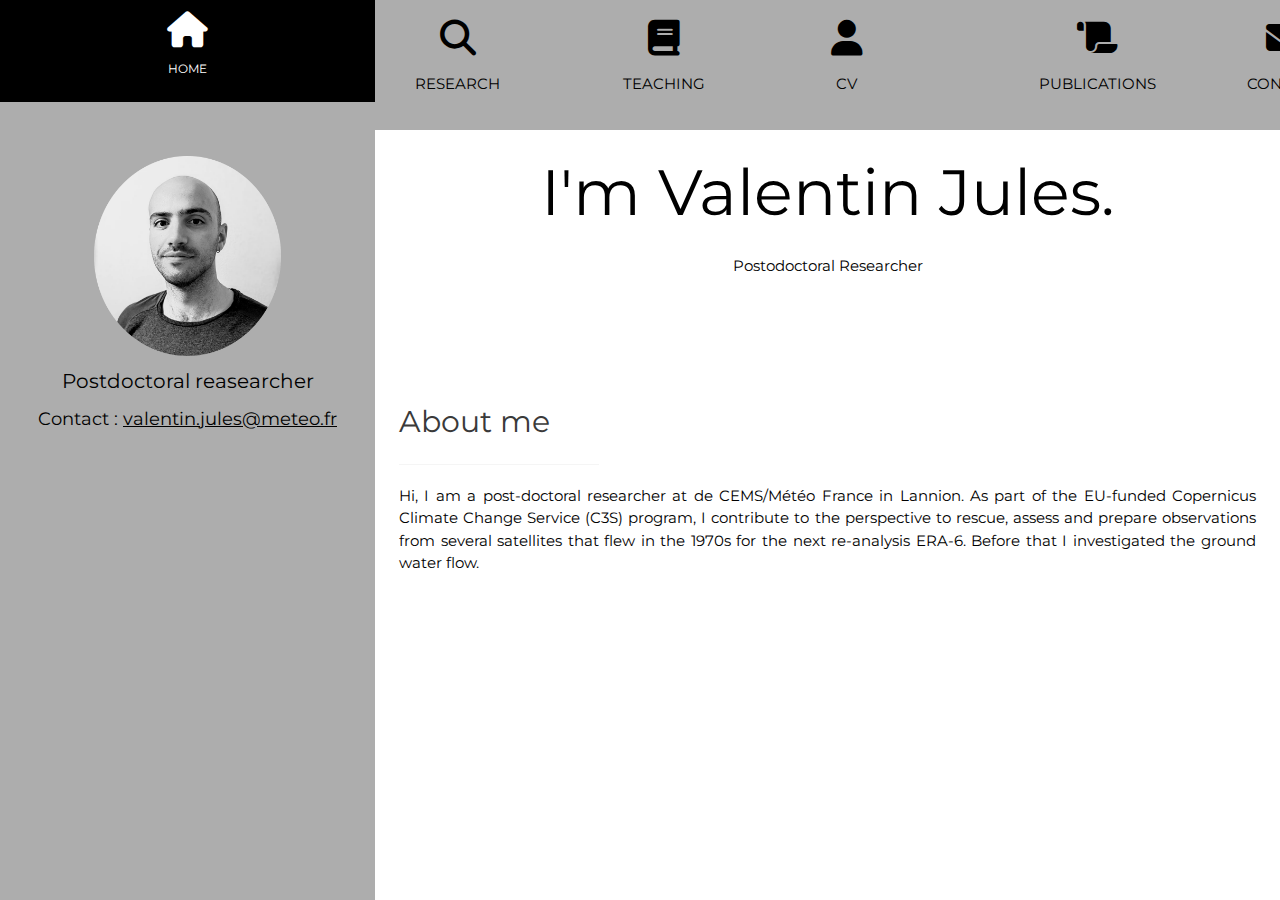
<file: index.html>
<!DOCTYPE html>
<html>
<head>
<title>Valentin Jules</title>
<meta charset="UTF-8">
<meta name="viewport" content="width=device-width, initial-scale=1">
<link rel="stylesheet" href="https://www.w3schools.com/w3css/4/w3.css">
<link rel="stylesheet" href="https://fonts.googleapis.com/css?family=Montserrat">
<link rel="stylesheet" href="https://cdnjs.cloudflare.com/ajax/libs/font-awesome/6.2.0/css/all.min.css">
<style>
body, h1,h2,h3,h4,h5,h6 {font-family: "Montserrat", sans-serif}
.w3-row-padding img {margin-bottom: 12px}
.w3-top {background: #adadad;}
/* Set the width of the sidebar to 120px */
.w3-sidebar {width: 375px;background: #adadad;}
/* Add a left margin to the "page content" that matches the width of the sidebar (120px) */
#main {margin-left: 375px}
/* Remove margins from "page content" on small screens */
@media only screen and (max-width: 600px) {#main {margin-left: 0}}
</style>
</head>
<body>

<!-- Icon Bar (Sidebar - hidden on small screens) -->
<div class="w3-sidebar w3-bar-block w3-small w3-hide-small w3-center">
  <a href="./index.html" class="w3-bar-item w3-button w3-padding-large w3-hover-black">
    <i class="fa fa-home w3-xxlarge"></i>
    <p>HOME</p>
  </a>
  <br>
  <br>
  <br>
  <img src="./images/valentin_2.png" alt="This is me" style="width:50%">
  <h4> Postdoctoral reasearcher </h4>
  <h5> Contact : <a href="mailto:valentin.jules@meteo.fr">valentin.jules@meteo.fr</a></h5>
</div>


<!-- Links (sit on top) -->
<div class="w3-top" id ="main">
  <div class="w3-row w3-padding">
    <!-- <div class="w3-col s3">
      <a href="#" class="w3-button w3-block">Valentin Jules</a>
    </div> -->
    <div class="w3-col s2">
      <a href="files/research.html" class="w3-bar-item w3-button w3-padding-large w3-hover-black">
        <i class="fa fa-search w3-xxlarge"></i>
        <p>RESEARCH</p>
      </a>
    </div>
    <div class="w3-col s2">
      <a href="files/teaching.html" class="w3-bar-item w3-button w3-padding-large w3-hover-black">
        <i class="fa fa-book w3-xxlarge"></i>
        <p>TEACHING</p>
      </a>
    </div>
    <div class="w3-col s2">
      <a href="files/cv.html" class="w3-bar-item w3-button w3-padding-large w3-hover-black">
        <i class="fa fa-user w3-xxlarge"></i>
        <p>CV</p>
      </a>
    </div>
    <div class="w3-col s2">
      <a href="files/publications.html" class="w3-bar-item w3-button w3-padding-large w3-hover-black">
        <i class="fa fa-scroll w3-xxlarge"></i>
        <p>PUBLICATIONS</p>
      </a>
    </div>
    <div class="w3-col s2">
      <a href="files/contact.html" class="w3-bar-item w3-button w3-padding-large w3-hover-black">
        <i class="fa fa-envelope w3-xxlarge"></i>
        <p>CONTACT</p>
      </a>
    </div>
  </div>
</div>

<!-- Page Content -->
<div class="w3-padding-large" id="main">
  <!-- Header/Home -->
  <header class="w3-container w3-padding-32 w3-center " id="home">
    <br>
    <br>
    <br>
    <br>
    <h2 class="w3-jumbo"><span class="w3-hide-small">I'm</span> Valentin Jules.</h2>
    <p>Postodoctoral Researcher</p>
  </header>

  <!-- About Section -->
  <div class="w3-content w3-justify w3-padding-64" id="about">
    <h2 class="w3-text-dark-grey">About me</h2>
    <hr style="width:200px" class="w3-opacity">
    <p>
      Hi, I am a post-doctoral researcher at de CEMS/Météo France in Lannion.
      As part of the EU-funded Copernicus Climate Change Service (C3S) program, I contribute to the perspective to rescue, assess and prepare observations from several satellites that flew in the 1970s for the next re-analysis ERA-6.

      Before that I investigated the ground water flow.
      
    </p>
    <!-- <p class="w3-wide">Photography</p>
    <div class="w3-white">
      <div class="w3-dark-grey" style="height:28px;width:95%"></div>
    </div> -->



  <!-- End About Section -->
  </div>


<!-- END PAGE CONTENT -->
</div>

</body>
</html>
</file>
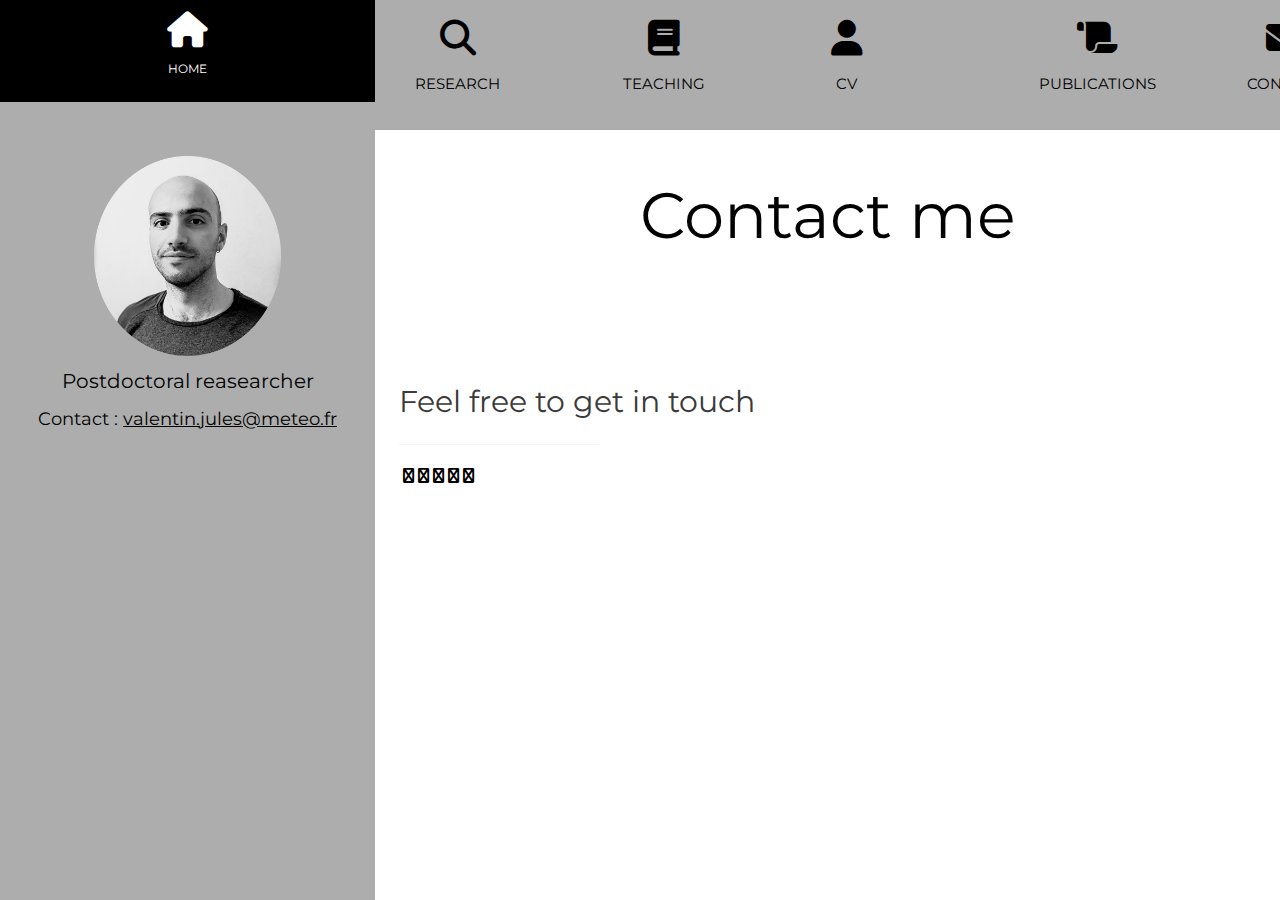
<file: files/contact.html>
<!DOCTYPE html>
<html>
<head>
<title>Valentin Jules</title>
<meta charset="UTF-8">
<meta name="viewport" content="width=device-width, initial-scale=1">
<link rel="stylesheet" href="https://www.w3schools.com/w3css/4/w3.css">
<link rel="stylesheet" href="https://fonts.googleapis.com/css?family=Montserrat">
<link rel="stylesheet" href="https://cdnjs.cloudflare.com/ajax/libs/font-awesome/6.2.0/css/all.min.css">
<style>
body, h1,h2,h3,h4,h5,h6 {font-family: "Montserrat", sans-serif}
.w3-row-padding img {margin-bottom: 12px}
.w3-top {background: #adadad;}
/* Set the width of the sidebar to 120px */
.w3-sidebar {width: 375px;background: #adadad;}
/* Add a left margin to the "page content" that matches the width of the sidebar (120px) */
#main {margin-left: 375px}
/* Remove margins from "page content" on small screens */
@media only screen and (max-width: 600px) {#main {margin-left: 0}}
</style>
</head>
<body>

<!-- Icon Bar (Sidebar - hidden on small screens) -->
<div class="w3-sidebar w3-bar-block w3-small w3-hide-small w3-center">
  <a href="../index.html" class="w3-bar-item w3-button w3-padding-large w3-hover-black">
    <i class="fa fa-home w3-xxlarge"></i>
    <p>HOME</p>
  </a>
  <br>
  <br>
  <br>
  <img src="../images/valentin_2.png" alt="This is me" style="width:50%">
  <h4> Postdoctoral reasearcher </h4>
  <h5> Contact : <a href="mailto:valentin.jules@meteo.fr">valentin.jules@meteo.fr</a></h5>
</div>


<!-- Links (sit on top) -->
<div class="w3-top" id ="main">
  <div class="w3-row w3-padding">
    <!-- <div class="w3-col s3">
      <a href="#" class="w3-button w3-block">Valentin Jules</a>
    </div> -->
    <div class="w3-col s2">
      <a href="research.html" class="w3-bar-item w3-button w3-padding-large w3-hover-black">
        <i class="fa fa-search w3-xxlarge"></i>
        <p>RESEARCH</p>
      </a>
    </div>
    <div class="w3-col s2">
      <a href="teaching.html" class="w3-bar-item w3-button w3-padding-large w3-hover-black">
        <i class="fa fa-book w3-xxlarge"></i>
        <p>TEACHING</p>
      </a>
    </div>
    <div class="w3-col s2">
      <a href="cv.html" class="w3-bar-item w3-button w3-padding-large w3-hover-black">
        <i class="fa fa-user w3-xxlarge"></i>
        <p>CV</p>
      </a>
    </div>
    <div class="w3-col s2">
      <a href="publications.html" class="w3-bar-item w3-button w3-padding-large w3-hover-black">
        <i class="fa fa-scroll w3-xxlarge"></i>
        <p>PUBLICATIONS</p>
      </a>
    </div>
    <div class="w3-col s2">
      <a href="contact.html" class="w3-bar-item w3-button w3-padding-large w3-hover-black">
        <i class="fa fa-envelope w3-xxlarge"></i>
        <p>CONTACT</p>
      </a>
    </div>
  </div>
</div>

<!-- Page Content -->
<div class="w3-padding-large" id="main">
  <!-- Header/Home -->
  <header class="w3-container w3-padding-32 w3-center " id="home">
    <br>
    <br>
    <br>
    <br>
    <br>
    <h1 class="w3-jumbo"> Contact me </h1>

  </header>

  <!-- About Section -->
  <div class="w3-content w3-justify w3-padding-64" id="about">
    <h2 class="w3-text-dark-grey">Feel free to get in touch</h2>
    <hr style="width:200px" class="w3-opacity">

    <i class="fa fa-facebook-official w3-hover-opacity"></i>
    <i class="fa fa-instagram w3-hover-opacity"></i>
    <i class="fa fa-snapchat w3-hover-opacity"></i>
    <i class="fa fa-pinterest-p w3-hover-opacity"></i>
    <i class="fa fa-twitter w3-hover-opacity"></i>
    <i class="fa fa-linkedin w3-hover-opacity"></i>





  <!-- End About Section -->
  </div>



<!-- END PAGE CONTENT -->
</div>

</body>
</html>
</file>
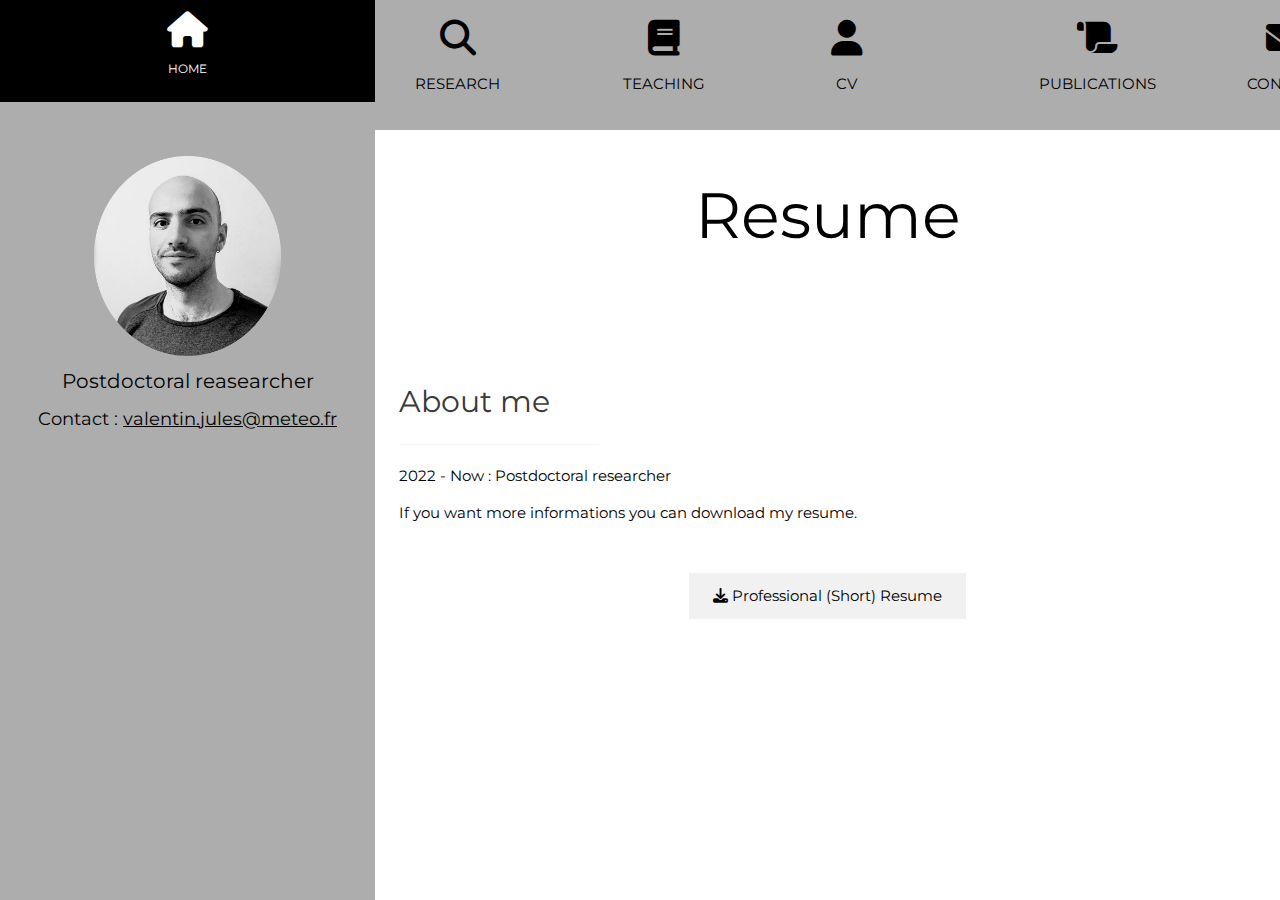
<file: files/cv.html>
<!DOCTYPE html>
<html>
<head>
<title>Valentin Jules</title>
<meta charset="UTF-8">
<meta name="viewport" content="width=device-width, initial-scale=1">
<link rel="stylesheet" href="https://www.w3schools.com/w3css/4/w3.css">
<link rel="stylesheet" href="https://fonts.googleapis.com/css?family=Montserrat">
<link rel="stylesheet" href="https://cdnjs.cloudflare.com/ajax/libs/font-awesome/6.2.0/css/all.min.css">
<style>
body, h1,h2,h3,h4,h5,h6 {font-family: "Montserrat", sans-serif}
.w3-row-padding img {margin-bottom: 12px}
.w3-top {background: #adadad;}
/* Set the width of the sidebar to 120px */
.w3-sidebar {width: 375px;background: #adadad;}
/* Add a left margin to the "page content" that matches the width of the sidebar (120px) */
#main {margin-left: 375px}
/* Remove margins from "page content" on small screens */
@media only screen and (max-width: 600px) {#main {margin-left: 0}}
</style>
</head>
<body>

<!-- Icon Bar (Sidebar - hidden on small screens) -->
<div class="w3-sidebar w3-bar-block w3-small w3-hide-small w3-center">
  <a href="../index.html" class="w3-bar-item w3-button w3-padding-large w3-hover-black">
    <i class="fa fa-home w3-xxlarge"></i>
    <p>HOME</p>
  </a>
  <br>
  <br>
  <br>
  <img src="../images/valentin_2.png" alt="This is me" style="width:50%">
  <h4> Postdoctoral reasearcher </h4>
  <h5> Contact : <a href="mailto:valentin.jules@meteo.fr">valentin.jules@meteo.fr</a></h5>
</div>


<!-- Links (sit on top) -->
<div class="w3-top" id ="main">
  <div class="w3-row w3-padding">
    <!-- <div class="w3-col s3">
      <a href="#" class="w3-button w3-block">Valentin Jules</a>
    </div> -->
    <div class="w3-col s2">
      <a href="research.html" class="w3-bar-item w3-button w3-padding-large w3-hover-black">
        <i class="fa fa-search w3-xxlarge"></i>
        <p>RESEARCH</p>
      </a>
    </div>
    <div class="w3-col s2">
      <a href="teaching.html" class="w3-bar-item w3-button w3-padding-large w3-hover-black">
        <i class="fa fa-book w3-xxlarge"></i>
        <p>TEACHING</p>
      </a>
    </div>
    <div class="w3-col s2">
      <a href="cv.html" class="w3-bar-item w3-button w3-padding-large w3-hover-black">
        <i class="fa fa-user w3-xxlarge"></i>
        <p>CV</p>
      </a>
    </div>
    <div class="w3-col s2">
      <a href="publications.html" class="w3-bar-item w3-button w3-padding-large w3-hover-black">
        <i class="fa fa-scroll w3-xxlarge"></i>
        <p>PUBLICATIONS</p>
      </a>
    </div>
    <div class="w3-col s2">
      <a href="contact.html" class="w3-bar-item w3-button w3-padding-large w3-hover-black">
        <i class="fa fa-envelope w3-xxlarge"></i>
        <p>CONTACT</p>
      </a>
    </div>
  </div>
</div>

<!-- Page Content -->
<div class="w3-padding-large" id="main">
  <!-- Header/Home -->
  <header class="w3-container w3-padding-32 w3-center " id="home">
    <br>
    <br>
    <br>
    <br>
    <br>
    <h1 class="w3-jumbo"> Resume </h1>

  </header>

  <!-- About Section -->
  <div class="w3-content w3-justify w3-padding-64" id="about">
    <h2 class="w3-text-dark-grey">About me</h2>
    <hr style="width:200px" class="w3-opacity">
    <p>
      2022 - Now : Postdoctoral researcher
    </p>


    
    <!-- <p class="w3-wide">Photography</p>
    <div class="w3-white">
      <div class="w3-dark-grey" style="height:28px;width:95%"></div>
    </div> -->

    If you want more informations you can download my resume.
      <header class="w3-container w3-padding-32 w3-center " >
        <a href='files/resume.pdf' target='new'><button class="w3-button w3-light-grey w3-padding-large w3-section">
            <i class="fa fa-download"></i> Professional (Short) Resume
          </button>
        </a>
      </header>

  <!-- End About Section -->
  </div>



<!-- END PAGE CONTENT -->
</div>

</body>
</html>
</file>
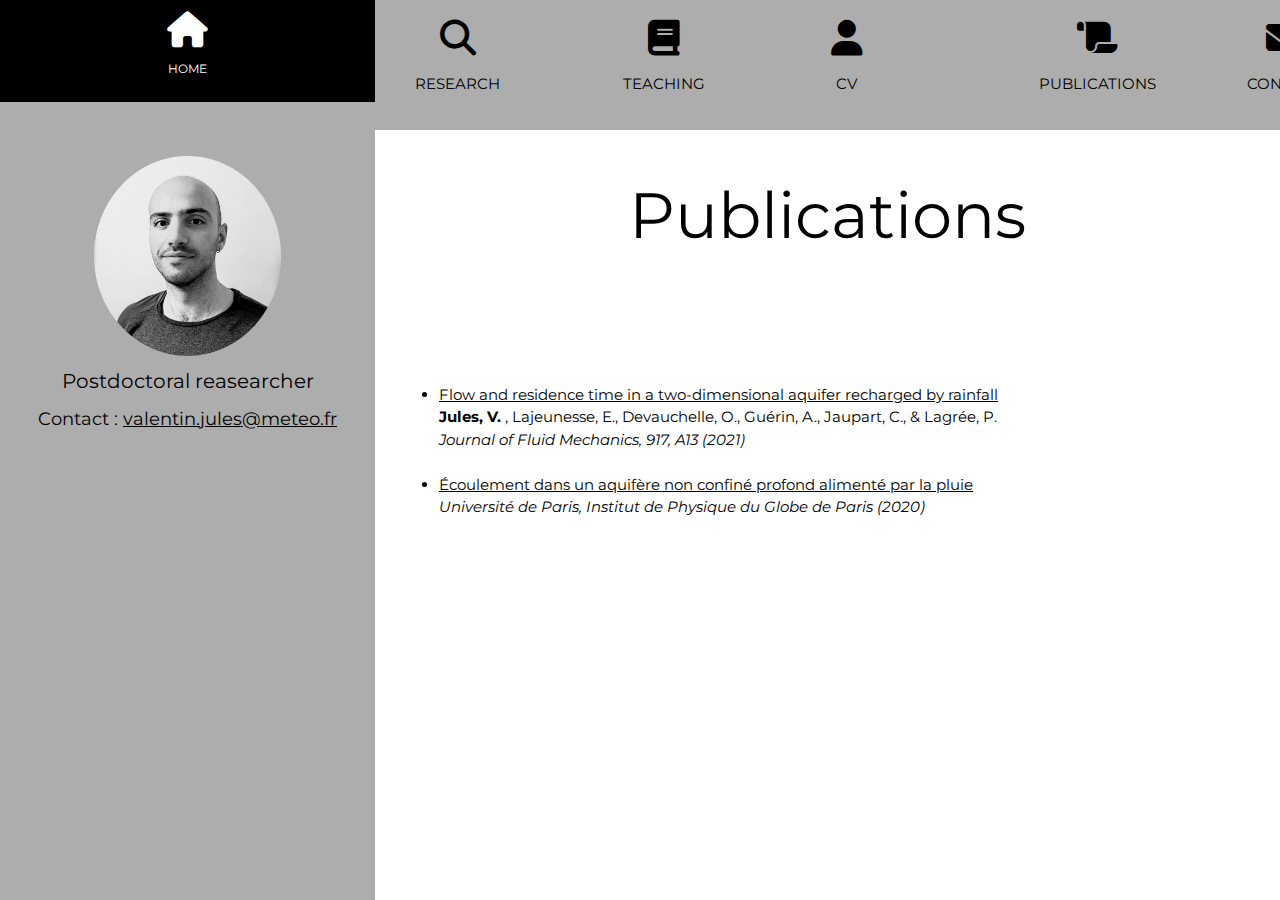
<file: files/publications.html>
<!DOCTYPE html>
<html>
<head>
<title>Valentin Jules</title>
<meta charset="UTF-8">
<meta name="viewport" content="width=device-width, initial-scale=1">
<link rel="stylesheet" href="https://www.w3schools.com/w3css/4/w3.css">
<link rel="stylesheet" href="https://fonts.googleapis.com/css?family=Montserrat">
<link rel="stylesheet" href="https://cdnjs.cloudflare.com/ajax/libs/font-awesome/6.2.0/css/all.min.css">
<style>
body, h1,h2,h3,h4,h5,h6 {font-family: "Montserrat", sans-serif}
.w3-row-padding img {margin-bottom: 12px}
.w3-top {background: #adadad;}
/* Set the width of the sidebar to 120px */
.w3-sidebar {width: 375px;background: #adadad;}
/* Add a left margin to the "page content" that matches the width of the sidebar (120px) */
#main {margin-left: 375px}
/* Remove margins from "page content" on small screens */
@media only screen and (max-width: 600px) {#main {margin-left: 0}}
</style>
</head>
<body>

<!-- Icon Bar (Sidebar - hidden on small screens) -->
<div class="w3-sidebar w3-bar-block w3-small w3-hide-small w3-center">
  <a href="../index.html" class="w3-bar-item w3-button w3-padding-large w3-hover-black">
    <i class="fa fa-home w3-xxlarge"></i>
    <p>HOME</p>
  </a>
  <br>
  <br>
  <br>
  <img src="../images/valentin_2.png" alt="This is me" style="width:50%">
  <h4> Postdoctoral reasearcher </h4>
  <h5> Contact : <a href="mailto:valentin.jules@meteo.fr">valentin.jules@meteo.fr</a></h5>
</div>


<!-- Links (sit on top) -->
<div class="w3-top" id ="main">
  <div class="w3-row w3-padding">
    <!-- <div class="w3-col s3">
      <a href="#" class="w3-button w3-block">Valentin Jules</a>
    </div> -->
    <div class="w3-col s2">
      <a href="research.html" class="w3-bar-item w3-button w3-padding-large w3-hover-black">
        <i class="fa fa-search w3-xxlarge"></i>
        <p>RESEARCH</p>
      </a>
    </div>
    <div class="w3-col s2">
      <a href="teaching.html" class="w3-bar-item w3-button w3-padding-large w3-hover-black">
        <i class="fa fa-book w3-xxlarge"></i>
        <p>TEACHING</p>
      </a>
    </div>
    <div class="w3-col s2">
      <a href="cv.html" class="w3-bar-item w3-button w3-padding-large w3-hover-black">
        <i class="fa fa-user w3-xxlarge"></i>
        <p>CV</p>
      </a>
    </div>
    <div class="w3-col s2">
      <a href="publications.html" class="w3-bar-item w3-button w3-padding-large w3-hover-black">
        <i class="fa fa-scroll w3-xxlarge"></i>
        <p>PUBLICATIONS</p>
      </a>
    </div>
    <div class="w3-col s2">
      <a href="contact.html" class="w3-bar-item w3-button w3-padding-large w3-hover-black">
        <i class="fa fa-envelope w3-xxlarge"></i>
        <p>CONTACT</p>
      </a>
    </div>
  </div>
</div>

<!-- Page Content -->
<div class="w3-padding-large" id="main">
  <!-- Header/Home -->
  <header class="w3-container w3-padding-32 w3-center " id="home">
    <br>
    <br>
    <br>
    <br>
    <br>
    <h1 class="w3-jumbo"> Publications</h1>

  </header>

  <!-- About Section -->
  <div class="w3-content w3-justify w3-padding-64" id="about">
    <ul reversed class='publication-list'>
      <li>
        <a href="https://doi.org/10.1017/jfm.2021.221" target="_blank"> Flow and residence time in a two-dimensional aquifer recharged by rainfall </a>
      <br>  <b> Jules, V. </b>, Lajeunesse, E., Devauchelle, O., Guérin, A., Jaupart, C., & Lagrée, P.
      <br> <i>  Journal of Fluid Mechanics, 917, A13 (2021) </i>
      </li>
      <br>

      <li> <a href="files/TheseValentinJules.pdf" target="_blank"> Écoulement dans un aquifère non confiné profond alimenté par la pluie </a>
      <br> <i> Université de Paris, Institut de Physique du Globe de Paris (2020) </i>
      </li>

    </ul>


  <!-- End About Section -->
  </div>


<!-- END PAGE CONTENT -->
</div>

</body>
</html>
</file>
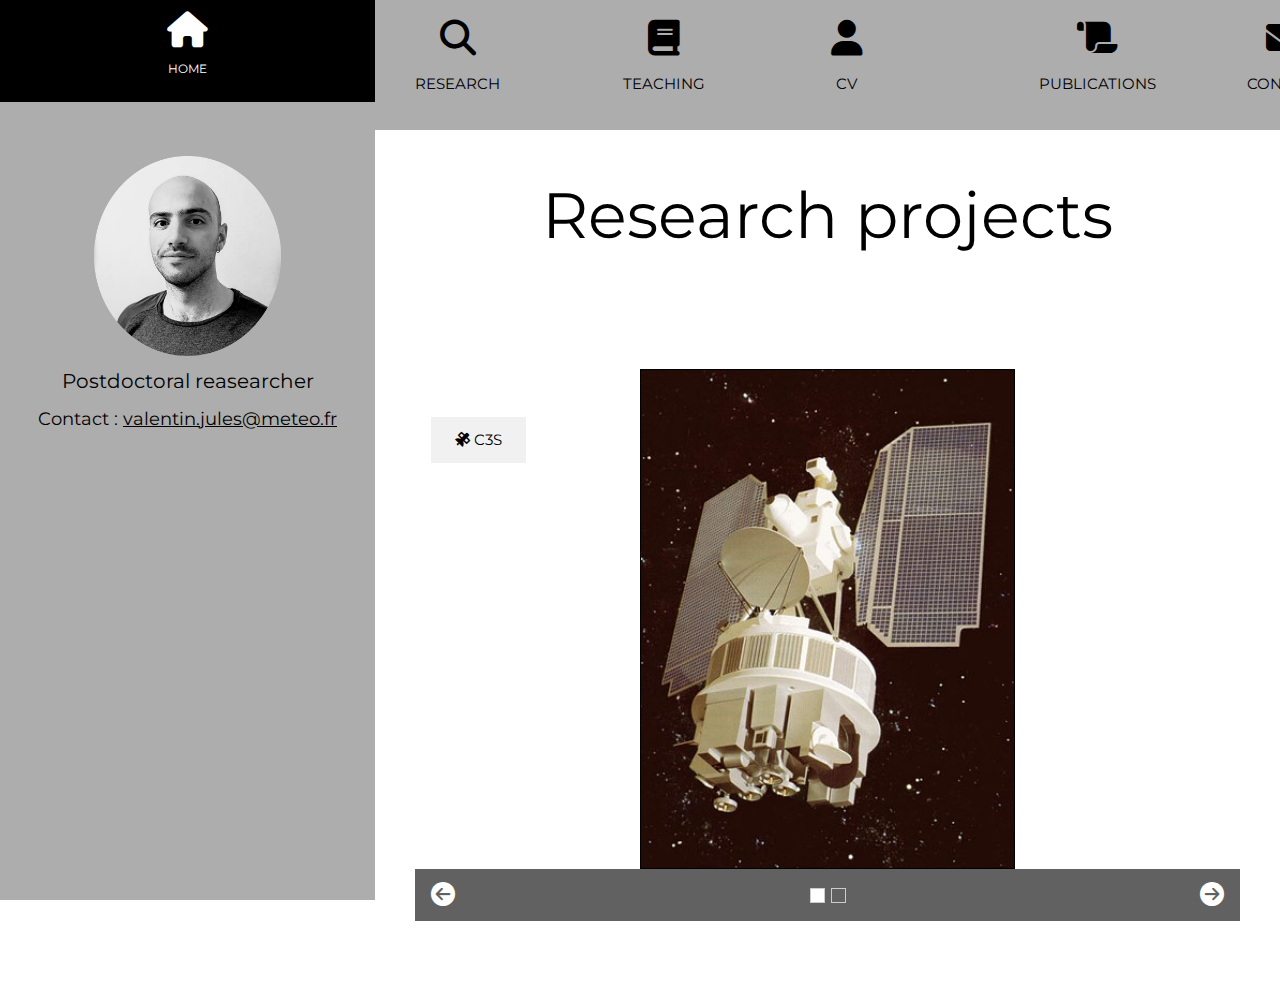
<file: files/research.html>
<!DOCTYPE html>
<html>
<head>
<title>Valentin Jules</title>
<meta charset="UTF-8">
<meta name="viewport" content="width=device-width, initial-scale=1">
<link rel="stylesheet" href="https://www.w3schools.com/w3css/4/w3.css">
<link rel="stylesheet" href="https://fonts.googleapis.com/css?family=Montserrat">
<link rel="stylesheet" href="https://cdnjs.cloudflare.com/ajax/libs/font-awesome/6.2.0/css/all.min.css">
<style>
body, h1,h2,h3,h4,h5,h6 {font-family: "Montserrat", sans-serif}
.w3-row-padding img {margin-bottom: 12px}
.w3-top {background: #adadad;}
/* Set the width of the sidebar to 120px */
.w3-sidebar {width: 375px;background: #adadad;}
/* Add a left margin to the "page content" that matches the width of the sidebar (120px) */
#main {margin-left: 375px}
/* Remove margins from "page content" on small screens */
@media only screen and (max-width: 600px) {#main {margin-left: 0}}
.mySlides {display:none}
.w3-tag, .fa {cursor:pointer}
.w3-tag {height:15px;width:15px;padding:0;margin-top:6px}
</style>
</head>
<body>

<!-- Icon Bar (Sidebar - hidden on small screens) -->
<div class="w3-sidebar w3-bar-block w3-small w3-hide-small w3-center">
  <a href="../index.html" class="w3-bar-item w3-button w3-padding-large w3-hover-black">
    <i class="fa fa-home w3-xxlarge"></i>
    <p>HOME</p>
  </a>
  <br>
  <br>
  <br>
  <img src="../images/valentin_2.png" alt="This is me" style="width:50%">
  <h4> Postdoctoral reasearcher </h4>
  <h5> Contact : <a href="mailto:valentin.jules@meteo.fr">valentin.jules@meteo.fr</a></h5>
</div>


<!-- Links (sit on top) -->
<div class="w3-top" id ="main">
  <div class="w3-row w3-padding">
    <!-- <div class="w3-col s3">
      <a href="#" class="w3-button w3-block">Valentin Jules</a>
    </div> -->
    <div class="w3-col s2">
      <a href="research.html" class="w3-bar-item w3-button w3-padding-large w3-hover-black">
        <i class="fa fa-search w3-xxlarge"></i>
        <p>RESEARCH</p>
      </a>
    </div>
    <div class="w3-col s2">
      <a href="teaching.html" class="w3-bar-item w3-button w3-padding-large w3-hover-black">
        <i class="fa fa-book w3-xxlarge"></i>
        <p>TEACHING</p>
      </a>
    </div>
    <div class="w3-col s2">
      <a href="cv.html" class="w3-bar-item w3-button w3-padding-large w3-hover-black">
        <i class="fa fa-user w3-xxlarge"></i>
        <p>CV</p>
      </a>
    </div>
    <div class="w3-col s2">
      <a href="publications.html" class="w3-bar-item w3-button w3-padding-large w3-hover-black">
        <i class="fa fa-scroll w3-xxlarge"></i>
        <p>PUBLICATIONS</p>
      </a>
    </div>
    <div class="w3-col s2">
      <a href="contact.html" class="w3-bar-item w3-button w3-padding-large w3-hover-black">
        <i class="fa fa-envelope w3-xxlarge"></i>
        <p>CONTACT</p>
      </a>
    </div>
  </div>
</div>

<!-- Page Content -->
<div class="w3-padding-large" id="main">
  <!-- Header/Home -->
  <header class="w3-container w3-padding-32 w3-center " id="home">
    <br>
    <br>
    <br>
    <br>
    <br>
    <h1 class="w3-jumbo"> Research projects</h1>

  </header>

  <!-- About Section -->
  <div class="w3-content w3-justify w3-padding-64" id="about">

    <!-- Slideshow -->
     <div class="w3-container">
       <div class="w3-display-container mySlides w3-center ">
         <img src="./Recherches/C3S/Nimbus_rendering.jpg" style="height:500px">
         <div class="w3-display-topleft w3-container w3-padding-32">
           <a href='./Recherches/AG/index.html' target='new'>
             <button class="w3-button w3-light-grey w3-padding-large w3-section">
                <i class="fa fa-satellite"></i> C3S
              </button>
            </a>
         </div>
       </div>
       <div class="w3-display-container mySlides w3-center ">
         <img src="./Recherches/Aquifer/aquifer_experimental.png" style="height:500px">
         <div class="w3-display-topleft w3-container w3-padding-32">
           <a href='./Recherches/Aquifer/groundwater_flow.html'>
             <button class="w3-button w3-light-grey w3-padding-large w3-section">
                <i class="fa fa-droplet"></i> Aquifer
              </button>
            </a>
         </div>
       </div>
       <!-- <div class="w3-display-container mySlides">
         <img src="../images/Fig_streamlines.png" style="width:100%">
         <div class="w3-display-middle w3-container w3-padding-32">
           <span class="w3-white w3-padding-large w3-animate-bottom">Klorim tipsum</span>
         </div>
       </div> -->


       <!-- Slideshow next/previous buttons -->
       <div class="w3-container w3-dark-grey w3-padding w3-xlarge">
         <div class="w3-left" onclick="plusDivs(-1)"><i class="fa fa-arrow-circle-left w3-hover-text-teal"></i></div>
         <div class="w3-right" onclick="plusDivs(1)"><i class="fa fa-arrow-circle-right w3-hover-text-teal"></i></div>

         <div class="w3-center">
           <span class="w3-tag demodots w3-border w3-transparent w3-hover-white" onclick="currentDiv(1)"></span>
           <span class="w3-tag demodots w3-border w3-transparent w3-hover-white" onclick="currentDiv(2)"></span>
           <!-- <span class="w3-tag demodots w3-border w3-transparent w3-hover-white" onclick="currentDiv(3)"></span> -->
         </div>
       </div>
     </div>


  <!-- End About Section -->
  </div>



<!-- END PAGE CONTENT -->
</div>
<script>
// Slideshow
var slideIndex = 1;
showDivs(slideIndex);

function plusDivs(n) {
  showDivs(slideIndex += n);
}

function currentDiv(n) {
  showDivs(slideIndex = n);
}

function showDivs(n) {
  var i;
  var x = document.getElementsByClassName("mySlides");
  var dots = document.getElementsByClassName("demodots");
  if (n > x.length) {slideIndex = 1}
  if (n < 1) {slideIndex = x.length} ;
  for (i = 0; i < x.length; i++) {
    x[i].style.display = "none";
  }
  for (i = 0; i < dots.length; i++) {
    dots[i].className = dots[i].className.replace(" w3-white", "");
  }
  x[slideIndex-1].style.display = "block";
  dots[slideIndex-1].className += " w3-white";
}
</script>
</body>
</html>
</file>
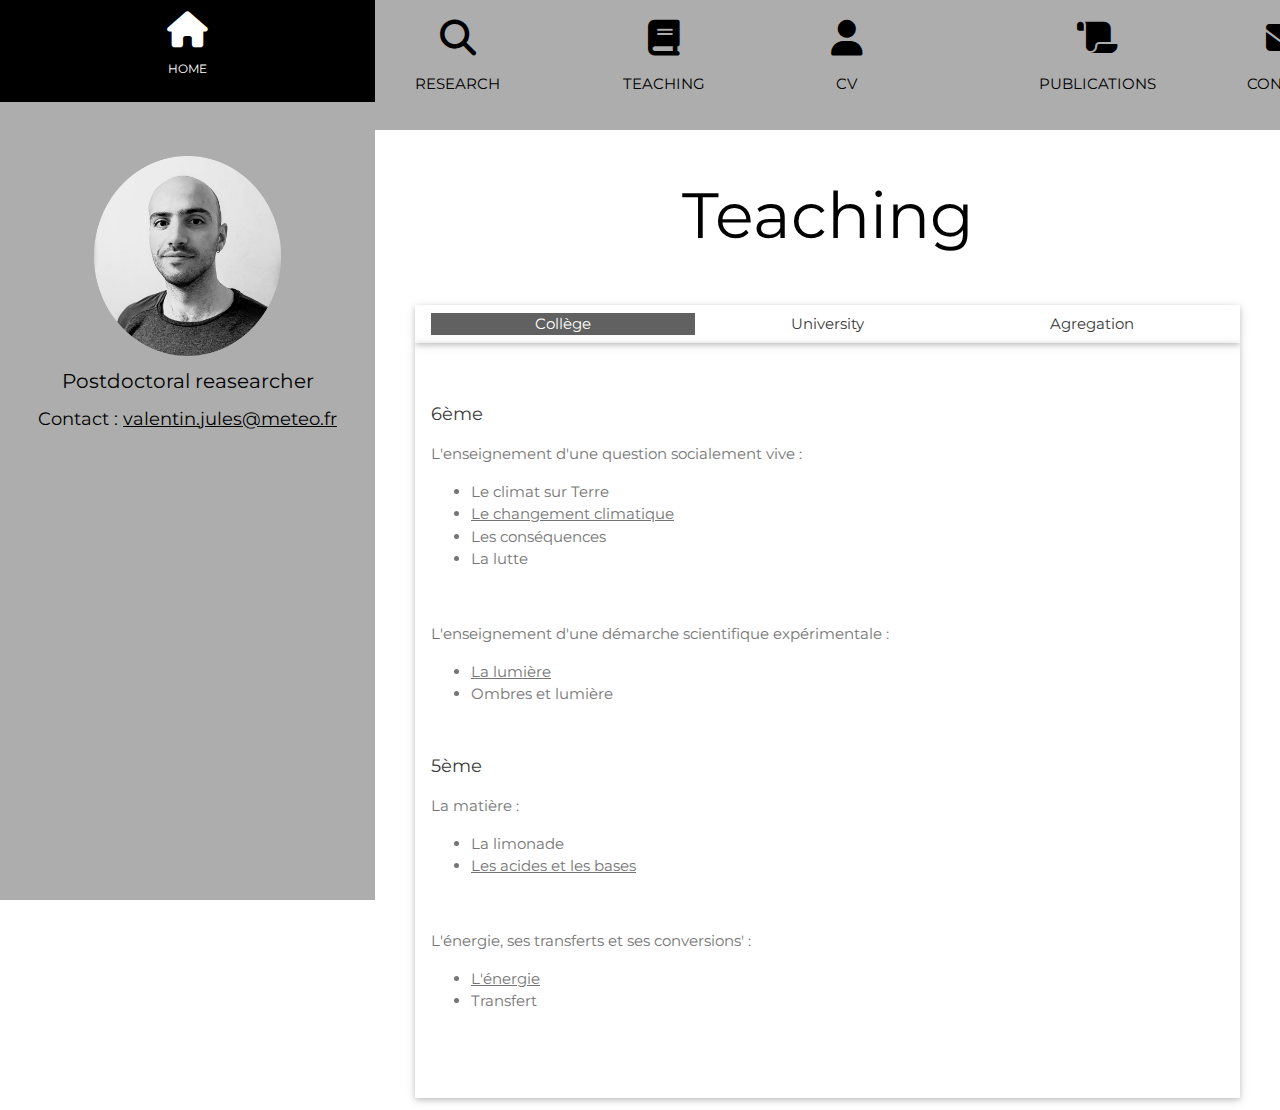
<file: files/teaching.html>
<!DOCTYPE html>
<html>
<head>
<title>Valentin Jules</title>
<meta charset="UTF-8">
<meta name="viewport" content="width=device-width, initial-scale=1">
<link rel="stylesheet" href="https://www.w3schools.com/w3css/4/w3.css">
<link rel="stylesheet" href="https://fonts.googleapis.com/css?family=Montserrat">
<link rel="stylesheet" href="https://cdnjs.cloudflare.com/ajax/libs/font-awesome/6.2.0/css/all.min.css">
<style>
body, h1,h2,h3,h4,h5,h6 {font-family: "Montserrat", sans-serif}
.w3-row-padding img {margin-bottom: 12px}
.w3-top {background: #adadad;}
/* Set the width of the sidebar to 120px */
.w3-sidebar {width: 375px;background: #adadad;}
/* Add a left margin to the "page content" that matches the width of the sidebar (120px) */
#main {margin-left: 375px}
/* Remove margins from "page content" on small screens */
@media only screen and (max-width: 600px) {#main {margin-left: 0}}

.menu {
  display: none;
}
</style>
</head>
<body>

<!-- Icon Bar (Sidebar - hidden on small screens) -->
<div class="w3-sidebar w3-bar-block w3-small w3-hide-small w3-center">
  <a href="../index.html" class="w3-bar-item w3-button w3-padding-large w3-hover-black">
    <i class="fa fa-home w3-xxlarge"></i>
    <p>HOME</p>
  </a>
  <br>
  <br>
  <br>
  <img src="../images/valentin_2.png" alt="This is me" style="width:50%">
  <h4> Postdoctoral reasearcher </h4>
  <h5> Contact : <a href="mailto:valentin.jules@meteo.fr">valentin.jules@meteo.fr</a></h5>
</div>


<!-- Links (sit on top) -->
<div class="w3-top" id ="main">
  <div class="w3-row w3-padding">
    <!-- <div class="w3-col s3">
      <a href="#" class="w3-button w3-block">Valentin Jules</a>
    </div> -->
    <div class="w3-col s2">
      <a href="research.html" class="w3-bar-item w3-button w3-padding-large w3-hover-black">
        <i class="fa fa-search w3-xxlarge"></i>
        <p>RESEARCH</p>
      </a>
    </div>
    <div class="w3-col s2">
      <a href="teaching.html" class="w3-bar-item w3-button w3-padding-large w3-hover-black">
        <i class="fa fa-book w3-xxlarge"></i>
        <p>TEACHING</p>
      </a>
    </div>
    <div class="w3-col s2">
      <a href="cv.html" class="w3-bar-item w3-button w3-padding-large w3-hover-black">
        <i class="fa fa-user w3-xxlarge"></i>
        <p>CV</p>
      </a>
    </div>
    <div class="w3-col s2">
      <a href="publications.html" class="w3-bar-item w3-button w3-padding-large w3-hover-black">
        <i class="fa fa-scroll w3-xxlarge"></i>
        <p>PUBLICATIONS</p>
      </a>
    </div>
    <div class="w3-col s2">
      <a href="contact.html" class="w3-bar-item w3-button w3-padding-large w3-hover-black">
        <i class="fa fa-envelope w3-xxlarge"></i>
        <p>CONTACT</p>
      </a>
    </div>
  </div>
</div>

<!-- Page Content -->
<div class="w3-padding-large" id="main">
  <!-- Header/Home -->
  <header class="w3-container w3-padding-32 w3-center " id="home">
    <br>
    <br>
    <br>
    <br>
    <br>
    <h1 class="w3-jumbo"> Teaching </h1>

  </header>

  <!-- Teaching Container -->
  <div class="w3-container w3-justify w3-text-dark-grey" id="teaching">
    <div class="w3-content" style="max-width:900px">

      <div class="w3-row w3-center w3-card w3-padding">
        <a href="javascript:void(0)" onclick="openMenu(event, 'College');" id="myLink">
          <div class="w3-col s4 tablink">Collège</div>
        </a>
        <a href="javascript:void(0)" onclick="openMenu(event, 'University');">
          <div class="w3-col s4 tablink">University</div>
        </a>
        <a href="javascript:void(0)" onclick="openMenu(event, 'Agregation');">
          <div class="w3-col s4 tablink">Agregation</div>
        </a>
      </div>


      <div id="College" class="w3-container menu w3-padding-48 w3-card">
        <h5>6ème</h5>
        <p class="w3-text-grey">
          L'enseignement d'une question socialement vive :<br>
          <ul class="w3-text-grey">
            <li> Le climat sur Terre </li>
            <li><a href="enseignement/6eme/activite_experimentale_changement climatique.pdf">Le changement climatique</a></li>
            <li> Les conséquences </li>
            <li> La lutte
          </ul>
        </p><br>
        <p class="w3-text-grey">
          L'enseignement d'une démarche scientifique expérimentale :<br>
          <ul class="w3-text-grey">
            <li><a href="enseignement/6eme/activite_experimentale_changement climatique.pdf">La lumière</a></li>
            <li> Ombres et lumière </li>
          </ul>
        </p><br>

        <h5>5ème</h5>
        <p class="w3-text-grey">
          La matière :<br>
          <ul class="w3-text-grey">
            <li> La limonade</li>
            <li><a href="enseignement/5eme/acide_base.pdf">Les acides et les bases</a></li>
          </ul>
        </p><br>

        <p class="w3-text-grey">
          L'énergie, ses transferts et ses conversions' :<br>
          <ul class="w3-text-grey">
            <li><a href="enseignement/5eme/energie.pdf">L'énergie</a></li>
            <li> Transfert </li>
          </ul>
        </p><br>

      </div>

      <div id="University" class="w3-container menu w3-padding-48 w3-card">
        <h5>Statistiques</h5>
        <p class="w3-text-grey">L1 & L3, Td et Tp sur python </p><br>

        <h5>Électromagnétisme</h5>
        <p class="w3-text-grey">Td en L2</p><br>

        <h5>Physique expérimentale</h5>
        <p class="w3-text-grey">Tp en L2</p><br>

      </div>

      <div id="Agregation" class="w3-container menu w3-padding-48 w3-card">

        <h5>Physique</h5>
      <br>
        <h5>Chimie</h5>
      <br>
        <h5>Questions scientifiques</h5>
        <p class="w3-text-grey">
          <a href="QuestionsScientifiques/ETR.html">L'ETR</a> <br>
        </p><br>


      </div>


    </div>
  </div>


<!-- END PAGE CONTENT -->
</div>

<script>
// Tabbed Menu
function openMenu(evt, menuName) {
  var i, x, tablinks;
  x = document.getElementsByClassName("menu");
  for (i = 0; i < x.length; i++) {
    x[i].style.display = "none";
  }
  tablinks = document.getElementsByClassName("tablink");
  for (i = 0; i < x.length; i++) {
    tablinks[i].className = tablinks[i].className.replace(" w3-dark-grey", "");
  }
  document.getElementById(menuName).style.display = "block";
  evt.currentTarget.firstElementChild.className += " w3-dark-grey";
}
document.getElementById("myLink").click();
</script>
</body>
</html>
</file>
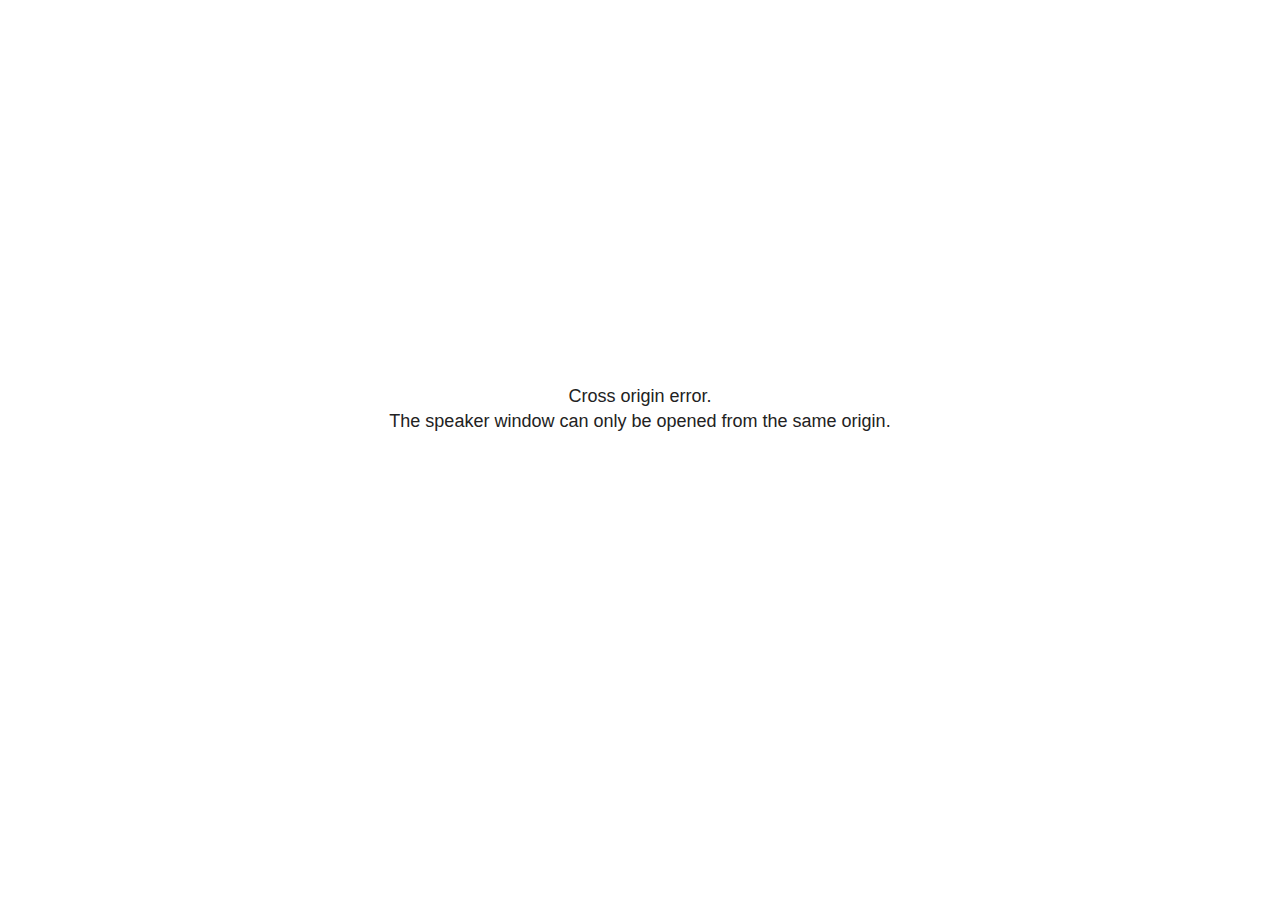
<file: files/Recherches/AG/reveal/plugin/notes/speaker-view.html>
<!--
	NOTE: You need to build the notes plugin after making changes to this file.
-->
<html lang="en">
	<head>
		<meta charset="utf-8">

		<title>reveal.js - Speaker View</title>

		<style>
			body {
				font-family: Helvetica;
				font-size: 18px;
			}

			#current-slide,
			#upcoming-slide,
			#speaker-controls {
				padding: 6px;
				box-sizing: border-box;
				-moz-box-sizing: border-box;
			}

			#current-slide iframe,
			#upcoming-slide iframe {
				width: 100%;
				height: 100%;
				border: 1px solid #ddd;
			}

			#current-slide .label,
			#upcoming-slide .label {
				position: absolute;
				top: 10px;
				left: 10px;
				z-index: 2;
			}

			#connection-status {
				position: absolute;
				top: 0;
				left: 0;
				width: 100%;
				height: 100%;
				z-index: 20;
				padding: 30% 20% 20% 20%;
				font-size: 18px;
				color: #222;
				background: #fff;
				text-align: center;
				box-sizing: border-box;
				line-height: 1.4;
			}

			.overlay-element {
				height: 34px;
				line-height: 34px;
				padding: 0 10px;
				text-shadow: none;
				background: rgba( 220, 220, 220, 0.8 );
				color: #222;
				font-size: 14px;
			}

			.overlay-element.interactive:hover {
				background: rgba( 220, 220, 220, 1 );
			}

			#current-slide {
				position: absolute;
				width: 60%;
				height: 100%;
				top: 0;
				left: 0;
				padding-right: 0;
			}

			#upcoming-slide {
				position: absolute;
				width: 40%;
				height: 40%;
				right: 0;
				top: 0;
			}

			/* Speaker controls */
			#speaker-controls {
				position: absolute;
				top: 40%;
				right: 0;
				width: 40%;
				height: 60%;
				overflow: auto;
				font-size: 18px;
			}

				.speaker-controls-time.hidden,
				.speaker-controls-notes.hidden {
					display: none;
				}

				.speaker-controls-time .label,
				.speaker-controls-pace .label,
				.speaker-controls-notes .label {
					text-transform: uppercase;
					font-weight: normal;
					font-size: 0.66em;
					color: #666;
					margin: 0;
				}

				.speaker-controls-time, .speaker-controls-pace {
					border-bottom: 1px solid rgba( 200, 200, 200, 0.5 );
					margin-bottom: 10px;
					padding: 10px 16px;
					padding-bottom: 20px;
					cursor: pointer;
				}

				.speaker-controls-time .reset-button {
					opacity: 0;
					float: right;
					color: #666;
					text-decoration: none;
				}
				.speaker-controls-time:hover .reset-button {
					opacity: 1;
				}

				.speaker-controls-time .timer,
				.speaker-controls-time .clock {
					width: 50%;
				}

				.speaker-controls-time .timer,
				.speaker-controls-time .clock,
				.speaker-controls-time .pacing .hours-value,
				.speaker-controls-time .pacing .minutes-value,
				.speaker-controls-time .pacing .seconds-value {
					font-size: 1.9em;
				}

				.speaker-controls-time .timer {
					float: left;
				}

				.speaker-controls-time .clock {
					float: right;
					text-align: right;
				}

				.speaker-controls-time span.mute {
					opacity: 0.3;
				}

				.speaker-controls-time .pacing-title {
					margin-top: 5px;
				}

				.speaker-controls-time .pacing.ahead {
					color: blue;
				}

				.speaker-controls-time .pacing.on-track {
					color: green;
				}

				.speaker-controls-time .pacing.behind {
					color: red;
				}

				.speaker-controls-notes {
					padding: 10px 16px;
				}

				.speaker-controls-notes .value {
					margin-top: 5px;
					line-height: 1.4;
					font-size: 1.2em;
				}

			/* Layout selector */
			#speaker-layout {
				position: absolute;
				top: 10px;
				right: 10px;
				color: #222;
				z-index: 10;
			}
				#speaker-layout select {
					position: absolute;
					width: 100%;
					height: 100%;
					top: 0;
					left: 0;
					border: 0;
					box-shadow: 0;
					cursor: pointer;
					opacity: 0;

					font-size: 1em;
					background-color: transparent;

					-moz-appearance: none;
					-webkit-appearance: none;
					-webkit-tap-highlight-color: rgba(0, 0, 0, 0);
				}

				#speaker-layout select:focus {
					outline: none;
					box-shadow: none;
				}

			.clear {
				clear: both;
			}

			/* Speaker layout: Wide */
			body[data-speaker-layout="wide"] #current-slide,
			body[data-speaker-layout="wide"] #upcoming-slide {
				width: 50%;
				height: 45%;
				padding: 6px;
			}

			body[data-speaker-layout="wide"] #current-slide {
				top: 0;
				left: 0;
			}

			body[data-speaker-layout="wide"] #upcoming-slide {
				top: 0;
				left: 50%;
			}

			body[data-speaker-layout="wide"] #speaker-controls {
				top: 45%;
				left: 0;
				width: 100%;
				height: 50%;
				font-size: 1.25em;
			}

			/* Speaker layout: Tall */
			body[data-speaker-layout="tall"] #current-slide,
			body[data-speaker-layout="tall"] #upcoming-slide {
				width: 45%;
				height: 50%;
				padding: 6px;
			}

			body[data-speaker-layout="tall"] #current-slide {
				top: 0;
				left: 0;
			}

			body[data-speaker-layout="tall"] #upcoming-slide {
				top: 50%;
				left: 0;
			}

			body[data-speaker-layout="tall"] #speaker-controls {
				padding-top: 40px;
				top: 0;
				left: 45%;
				width: 55%;
				height: 100%;
				font-size: 1.25em;
			}

			/* Speaker layout: Notes only */
			body[data-speaker-layout="notes-only"] #current-slide,
			body[data-speaker-layout="notes-only"] #upcoming-slide {
				display: none;
			}

			body[data-speaker-layout="notes-only"] #speaker-controls {
				padding-top: 40px;
				top: 0;
				left: 0;
				width: 100%;
				height: 100%;
				font-size: 1.25em;
			}

			@media screen and (max-width: 1080px) {
				body[data-speaker-layout="default"] #speaker-controls {
					font-size: 16px;
				}
			}

			@media screen and (max-width: 900px) {
				body[data-speaker-layout="default"] #speaker-controls {
					font-size: 14px;
				}
			}

			@media screen and (max-width: 800px) {
				body[data-speaker-layout="default"] #speaker-controls {
					font-size: 12px;
				}
			}

		</style>
	</head>

	<body>

		<div id="connection-status">Loading speaker view...</div>

		<div id="current-slide"></div>
		<div id="upcoming-slide"><span class="overlay-element label">Upcoming</span></div>
		<div id="speaker-controls">
			<div class="speaker-controls-time">
				<h4 class="label">Time <span class="reset-button">Click to Reset</span></h4>
				<div class="clock">
					<span class="clock-value">0:00 AM</span>
				</div>
				<div class="timer">
					<span class="hours-value">00</span><span class="minutes-value">:00</span><span class="seconds-value">:00</span>
				</div>
				<div class="clear"></div>

				<h4 class="label pacing-title" style="display: none">Pacing – Time to finish current slide</h4>
				<div class="pacing" style="display: none">
					<span class="hours-value">00</span><span class="minutes-value">:00</span><span class="seconds-value">:00</span>
				</div>
			</div>

			<div class="speaker-controls-notes hidden">
				<h4 class="label">Notes</h4>
				<div class="value"></div>
			</div>
		</div>
		<div id="speaker-layout" class="overlay-element interactive">
			<span class="speaker-layout-label"></span>
			<select class="speaker-layout-dropdown"></select>
		</div>

		<script>

			(function() {

				var notes,
					notesValue,
					currentState,
					currentSlide,
					upcomingSlide,
					layoutLabel,
					layoutDropdown,
					pendingCalls = {},
					lastRevealApiCallId = 0,
					connected = false

				var connectionStatus = document.querySelector( '#connection-status' );

				var SPEAKER_LAYOUTS = {
					'default': 'Default',
					'wide': 'Wide',
					'tall': 'Tall',
					'notes-only': 'Notes only'
				};

				setupLayout();

				let openerOrigin;

				try {
					openerOrigin = window.opener.location.origin;
				}
				catch ( error ) { console.warn( error ) }

				// In order to prevent XSS, the speaker view will only run if its
				// opener has the same origin as itself
				if( window.location.origin !== openerOrigin ) {
					connectionStatus.innerHTML = 'Cross origin error.<br>The speaker window can only be opened from the same origin.';
					return;
				}

				var connectionTimeout = setTimeout( function() {
					connectionStatus.innerHTML = 'Error connecting to main window.<br>Please try closing and reopening the speaker view.';
				}, 5000 );

				window.addEventListener( 'message', function( event ) {

					clearTimeout( connectionTimeout );
					connectionStatus.style.display = 'none';

					var data = JSON.parse( event.data );

					// The overview mode is only useful to the reveal.js instance
					// where navigation occurs so we don't sync it
					if( data.state ) delete data.state.overview;

					// Messages sent by the notes plugin inside of the main window
					if( data && data.namespace === 'reveal-notes' ) {
						if( data.type === 'connect' ) {
							handleConnectMessage( data );
						}
						else if( data.type === 'state' ) {
							handleStateMessage( data );
						}
						else if( data.type === 'return' ) {
							pendingCalls[data.callId](data.result);
							delete pendingCalls[data.callId];
						}
					}
					// Messages sent by the reveal.js inside of the current slide preview
					else if( data && data.namespace === 'reveal' ) {
						if( /ready/.test( data.eventName ) ) {
							// Send a message back to notify that the handshake is complete
							window.opener.postMessage( JSON.stringify({ namespace: 'reveal-notes', type: 'connected'} ), '*' );
						}
						else if( /slidechanged|fragmentshown|fragmenthidden|paused|resumed/.test( data.eventName ) && currentState !== JSON.stringify( data.state ) ) {

							dispatchStateToMainWindow( data.state );

						}
					}

				} );

				/**
				 * Updates the presentation in the main window to match the state
				 * of the presentation in the notes window.
				 */
				const dispatchStateToMainWindow = debounce(( state ) => {
					window.opener.postMessage( JSON.stringify({ method: 'setState', args: [ state ]} ), '*' );
				}, 500);

				/**
				 * Asynchronously calls the Reveal.js API of the main frame.
				 */
				function callRevealApi( methodName, methodArguments, callback ) {

					var callId = ++lastRevealApiCallId;
					pendingCalls[callId] = callback;
					window.opener.postMessage( JSON.stringify( {
						namespace: 'reveal-notes',
						type: 'call',
						callId: callId,
						methodName: methodName,
						arguments: methodArguments
					} ), '*' );

				}

				/**
				 * Called when the main window is trying to establish a
				 * connection.
				 */
				function handleConnectMessage( data ) {

					if( connected === false ) {
						connected = true;

						setupIframes( data );
						setupKeyboard();
						setupNotes();
						setupTimer();
						setupHeartbeat();
					}

				}

				/**
				 * Called when the main window sends an updated state.
				 */
				function handleStateMessage( data ) {

					// Store the most recently set state to avoid circular loops
					// applying the same state
					currentState = JSON.stringify( data.state );

					// No need for updating the notes in case of fragment changes
					if ( data.notes ) {
						notes.classList.remove( 'hidden' );
						notesValue.style.whiteSpace = data.whitespace;
						if( data.markdown ) {
							notesValue.innerHTML = marked( data.notes );
						}
						else {
							notesValue.innerHTML = data.notes;
						}
					}
					else {
						notes.classList.add( 'hidden' );
					}

					// Update the note slides
					currentSlide.contentWindow.postMessage( JSON.stringify({ method: 'setState', args: [ data.state ] }), '*' );
					upcomingSlide.contentWindow.postMessage( JSON.stringify({ method: 'setState', args: [ data.state ] }), '*' );
					upcomingSlide.contentWindow.postMessage( JSON.stringify({ method: 'next' }), '*' );

				}

				// Limit to max one state update per X ms
				handleStateMessage = debounce( handleStateMessage, 200 );

				/**
				 * Forward keyboard events to the current slide window.
				 * This enables keyboard events to work even if focus
				 * isn't set on the current slide iframe.
				 *
				 * Block F5 default handling, it reloads and disconnects
				 * the speaker notes window.
				 */
				function setupKeyboard() {

					document.addEventListener( 'keydown', function( event ) {
						if( event.keyCode === 116 || ( event.metaKey && event.keyCode === 82 ) ) {
							event.preventDefault();
							return false;
						}
						currentSlide.contentWindow.postMessage( JSON.stringify({ method: 'triggerKey', args: [ event.keyCode ] }), '*' );
					} );

				}

				/**
				 * Creates the preview iframes.
				 */
				function setupIframes( data ) {

					var params = [
						'receiver',
						'progress=false',
						'history=false',
						'transition=none',
						'autoSlide=0',
						'backgroundTransition=none'
					].join( '&' );

					var urlSeparator = /\?/.test(data.url) ? '&' : '?';
					var hash = '#/' + data.state.indexh + '/' + data.state.indexv;
					var currentURL = data.url + urlSeparator + params + '&postMessageEvents=true' + hash;
					var upcomingURL = data.url + urlSeparator + params + '&controls=false' + hash;

					currentSlide = document.createElement( 'iframe' );
					currentSlide.setAttribute( 'width', 1280 );
					currentSlide.setAttribute( 'height', 1024 );
					currentSlide.setAttribute( 'src', currentURL );
					document.querySelector( '#current-slide' ).appendChild( currentSlide );

					upcomingSlide = document.createElement( 'iframe' );
					upcomingSlide.setAttribute( 'width', 640 );
					upcomingSlide.setAttribute( 'height', 512 );
					upcomingSlide.setAttribute( 'src', upcomingURL );
					document.querySelector( '#upcoming-slide' ).appendChild( upcomingSlide );

				}

				/**
				 * Setup the notes UI.
				 */
				function setupNotes() {

					notes = document.querySelector( '.speaker-controls-notes' );
					notesValue = document.querySelector( '.speaker-controls-notes .value' );

				}

				/**
				 * We send out a heartbeat at all times to ensure we can
				 * reconnect with the main presentation window after reloads.
				 */
				function setupHeartbeat() {

					setInterval( () => {
						window.opener.postMessage( JSON.stringify({ namespace: 'reveal-notes', type: 'heartbeat'} ), '*' );
					}, 1000 );

				}

				function getTimings( callback ) {

					callRevealApi( 'getSlidesAttributes', [], function ( slideAttributes ) {
						callRevealApi( 'getConfig', [], function ( config ) {
							var totalTime = config.totalTime;
							var minTimePerSlide = config.minimumTimePerSlide || 0;
							var defaultTiming = config.defaultTiming;
							if ((defaultTiming == null) && (totalTime == null)) {
								callback(null);
								return;
							}
							// Setting totalTime overrides defaultTiming
							if (totalTime) {
								defaultTiming = 0;
							}
							var timings = [];
							for ( var i in slideAttributes ) {
								var slide = slideAttributes[ i ];
								var timing = defaultTiming;
								if( slide.hasOwnProperty( 'data-timing' )) {
									var t = slide[ 'data-timing' ];
									timing = parseInt(t);
									if( isNaN(timing) ) {
										console.warn("Could not parse timing '" + t + "' of slide " + i + "; using default of " + defaultTiming);
										timing = defaultTiming;
									}
								}
								timings.push(timing);
							}
							if ( totalTime ) {
								// After we've allocated time to individual slides, we summarize it and
								// subtract it from the total time
								var remainingTime = totalTime - timings.reduce( function(a, b) { return a + b; }, 0 );
								// The remaining time is divided by the number of slides that have 0 seconds
								// allocated at the moment, giving the average time-per-slide on the remaining slides
								var remainingSlides = (timings.filter( function(x) { return x == 0 }) ).length
								var timePerSlide = Math.round( remainingTime / remainingSlides, 0 )
								// And now we replace every zero-value timing with that average
								timings = timings.map( function(x) { return (x==0 ? timePerSlide : x) } );
							}
							var slidesUnderMinimum = timings.filter( function(x) { return (x < minTimePerSlide) } ).length
							if ( slidesUnderMinimum ) {
								message = "The pacing time for " + slidesUnderMinimum + " slide(s) is under the configured minimum of " + minTimePerSlide + " seconds. Check the data-timing attribute on individual slides, or consider increasing the totalTime or minimumTimePerSlide configuration options (or removing some slides).";
								alert(message);
							}
							callback( timings );
						} );
					} );

				}

				/**
				 * Return the number of seconds allocated for presenting
				 * all slides up to and including this one.
				 */
				function getTimeAllocated( timings, callback ) {

					callRevealApi( 'getSlidePastCount', [], function ( currentSlide ) {
						var allocated = 0;
						for (var i in timings.slice(0, currentSlide + 1)) {
							allocated += timings[i];
						}
						callback( allocated );
					} );

				}

				/**
				 * Create the timer and clock and start updating them
				 * at an interval.
				 */
				function setupTimer() {

					var start = new Date(),
					timeEl = document.querySelector( '.speaker-controls-time' ),
					clockEl = timeEl.querySelector( '.clock-value' ),
					hoursEl = timeEl.querySelector( '.hours-value' ),
					minutesEl = timeEl.querySelector( '.minutes-value' ),
					secondsEl = timeEl.querySelector( '.seconds-value' ),
					pacingTitleEl = timeEl.querySelector( '.pacing-title' ),
					pacingEl = timeEl.querySelector( '.pacing' ),
					pacingHoursEl = pacingEl.querySelector( '.hours-value' ),
					pacingMinutesEl = pacingEl.querySelector( '.minutes-value' ),
					pacingSecondsEl = pacingEl.querySelector( '.seconds-value' );

					var timings = null;
					getTimings( function ( _timings ) {

						timings = _timings;
						if (_timings !== null) {
							pacingTitleEl.style.removeProperty('display');
							pacingEl.style.removeProperty('display');
						}

						// Update once directly
						_updateTimer();

						// Then update every second
						setInterval( _updateTimer, 1000 );

					} );


					function _resetTimer() {

						if (timings == null) {
							start = new Date();
							_updateTimer();
						}
						else {
							// Reset timer to beginning of current slide
							getTimeAllocated( timings, function ( slideEndTimingSeconds ) {
								var slideEndTiming = slideEndTimingSeconds * 1000;
								callRevealApi( 'getSlidePastCount', [], function ( currentSlide ) {
									var currentSlideTiming = timings[currentSlide] * 1000;
									var previousSlidesTiming = slideEndTiming - currentSlideTiming;
									var now = new Date();
									start = new Date(now.getTime() - previousSlidesTiming);
									_updateTimer();
								} );
							} );
						}

					}

					timeEl.addEventListener( 'click', function() {
						_resetTimer();
						return false;
					} );

					function _displayTime( hrEl, minEl, secEl, time) {

						var sign = Math.sign(time) == -1 ? "-" : "";
						time = Math.abs(Math.round(time / 1000));
						var seconds = time % 60;
						var minutes = Math.floor( time / 60 ) % 60 ;
						var hours = Math.floor( time / ( 60 * 60 )) ;
						hrEl.innerHTML = sign + zeroPadInteger( hours );
						if (hours == 0) {
							hrEl.classList.add( 'mute' );
						}
						else {
							hrEl.classList.remove( 'mute' );
						}
						minEl.innerHTML = ':' + zeroPadInteger( minutes );
						if (hours == 0 && minutes == 0) {
							minEl.classList.add( 'mute' );
						}
						else {
							minEl.classList.remove( 'mute' );
						}
						secEl.innerHTML = ':' + zeroPadInteger( seconds );
					}

					function _updateTimer() {

						var diff, hours, minutes, seconds,
						now = new Date();

						diff = now.getTime() - start.getTime();

						clockEl.innerHTML = now.toLocaleTimeString( 'en-US', { hour12: true, hour: '2-digit', minute:'2-digit' } );
						_displayTime( hoursEl, minutesEl, secondsEl, diff );
						if (timings !== null) {
							_updatePacing(diff);
						}

					}

					function _updatePacing(diff) {

						getTimeAllocated( timings, function ( slideEndTimingSeconds ) {
							var slideEndTiming = slideEndTimingSeconds * 1000;

							callRevealApi( 'getSlidePastCount', [], function ( currentSlide ) {
								var currentSlideTiming = timings[currentSlide] * 1000;
								var timeLeftCurrentSlide = slideEndTiming - diff;
								if (timeLeftCurrentSlide < 0) {
									pacingEl.className = 'pacing behind';
								}
								else if (timeLeftCurrentSlide < currentSlideTiming) {
									pacingEl.className = 'pacing on-track';
								}
								else {
									pacingEl.className = 'pacing ahead';
								}
								_displayTime( pacingHoursEl, pacingMinutesEl, pacingSecondsEl, timeLeftCurrentSlide );
							} );
						} );
					}

				}

				/**
				 * Sets up the speaker view layout and layout selector.
				 */
				function setupLayout() {

					layoutDropdown = document.querySelector( '.speaker-layout-dropdown' );
					layoutLabel = document.querySelector( '.speaker-layout-label' );

					// Render the list of available layouts
					for( var id in SPEAKER_LAYOUTS ) {
						var option = document.createElement( 'option' );
						option.setAttribute( 'value', id );
						option.textContent = SPEAKER_LAYOUTS[ id ];
						layoutDropdown.appendChild( option );
					}

					// Monitor the dropdown for changes
					layoutDropdown.addEventListener( 'change', function( event ) {

						setLayout( layoutDropdown.value );

					}, false );

					// Restore any currently persisted layout
					setLayout( getLayout() );

				}

				/**
				 * Sets a new speaker view layout. The layout is persisted
				 * in local storage.
				 */
				function setLayout( value ) {

					var title = SPEAKER_LAYOUTS[ value ];

					layoutLabel.innerHTML = 'Layout' + ( title ? ( ': ' + title ) : '' );
					layoutDropdown.value = value;

					document.body.setAttribute( 'data-speaker-layout', value );

					// Persist locally
					if( supportsLocalStorage() ) {
						window.localStorage.setItem( 'reveal-speaker-layout', value );
					}

				}

				/**
				 * Returns the ID of the most recently set speaker layout
				 * or our default layout if none has been set.
				 */
				function getLayout() {

					if( supportsLocalStorage() ) {
						var layout = window.localStorage.getItem( 'reveal-speaker-layout' );
						if( layout ) {
							return layout;
						}
					}

					// Default to the first record in the layouts hash
					for( var id in SPEAKER_LAYOUTS ) {
						return id;
					}

				}

				function supportsLocalStorage() {

					try {
						localStorage.setItem('test', 'test');
						localStorage.removeItem('test');
						return true;
					}
					catch( e ) {
						return false;
					}

				}

				function zeroPadInteger( num ) {

					var str = '00' + parseInt( num );
					return str.substring( str.length - 2 );

				}

				/**
				 * Limits the frequency at which a function can be called.
				 */
				function debounce( fn, ms ) {

					var lastTime = 0,
						timeout;

					return function() {

						var args = arguments;
						var context = this;

						clearTimeout( timeout );

						var timeSinceLastCall = Date.now() - lastTime;
						if( timeSinceLastCall > ms ) {
							fn.apply( context, args );
							lastTime = Date.now();
						}
						else {
							timeout = setTimeout( function() {
								fn.apply( context, args );
								lastTime = Date.now();
							}, ms - timeSinceLastCall );
						}

					}

				}

			})();

		</script>
	</body>
</html>
</file>
